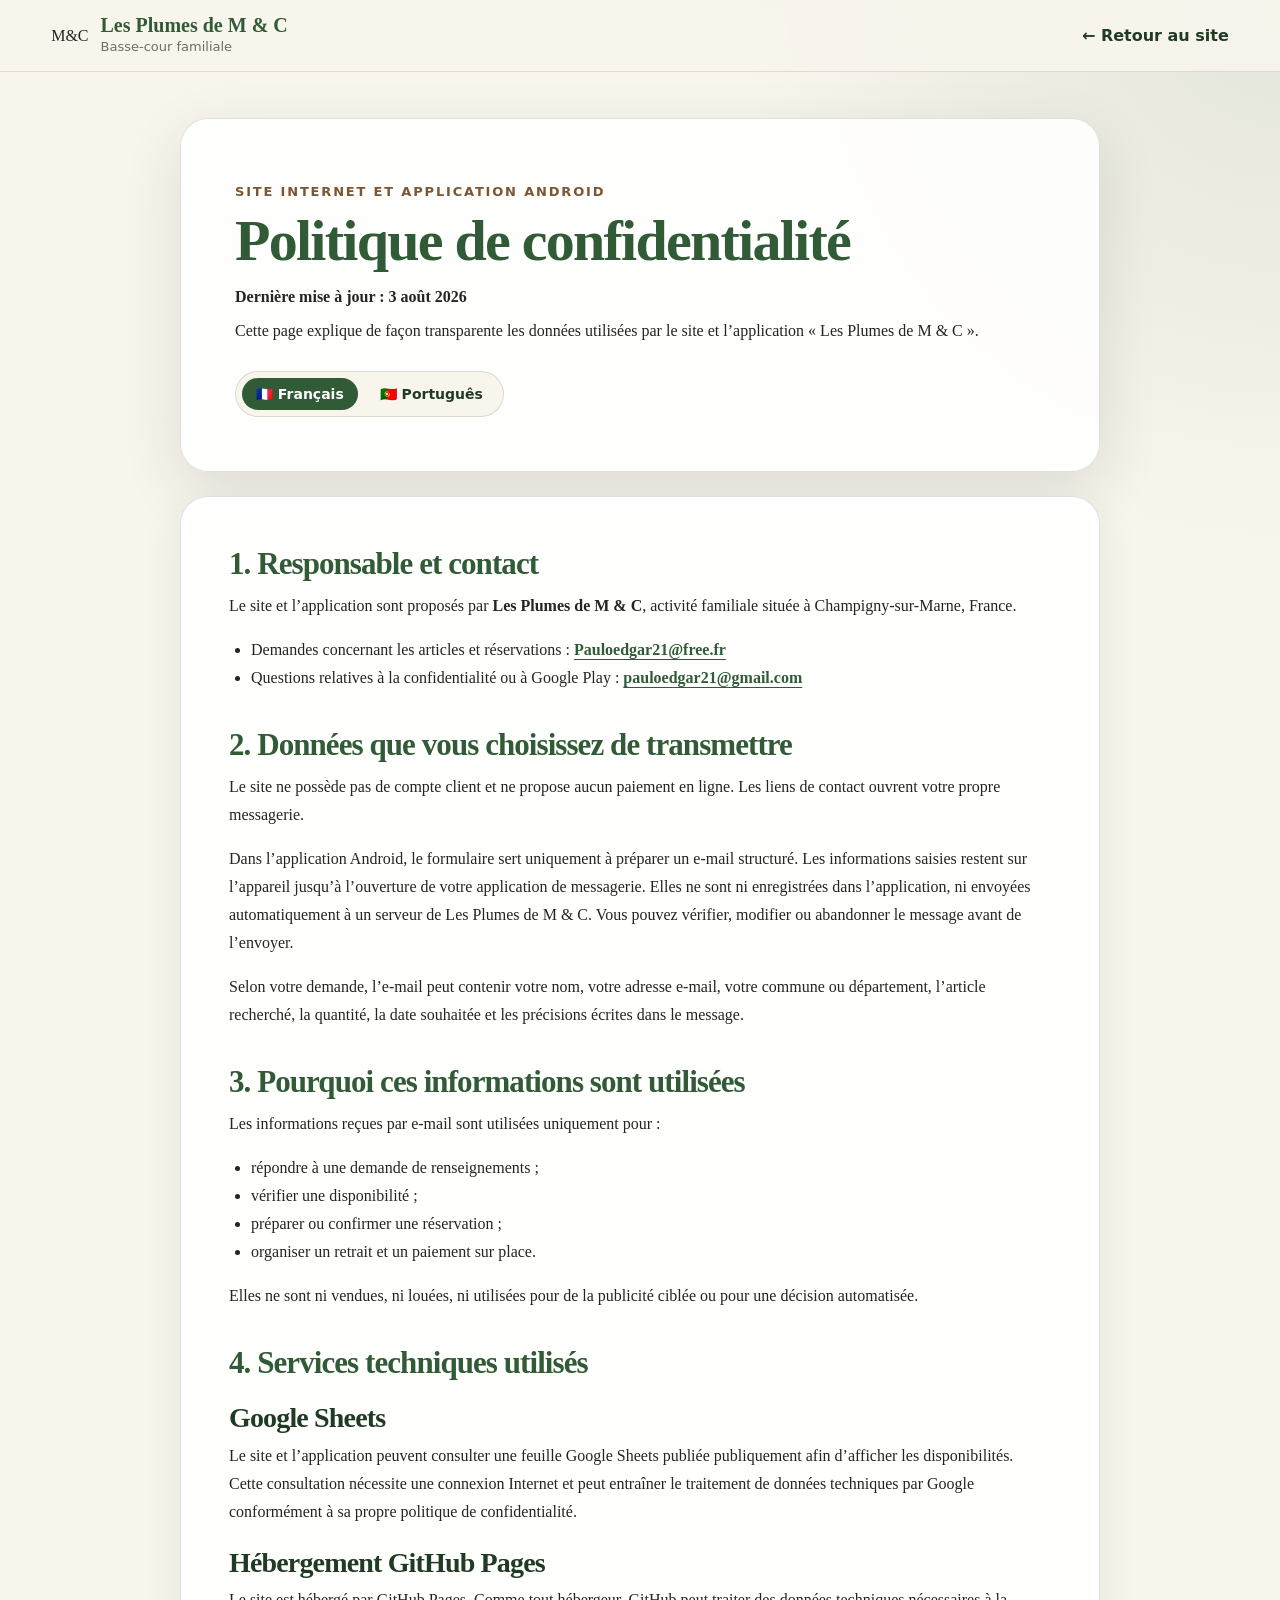
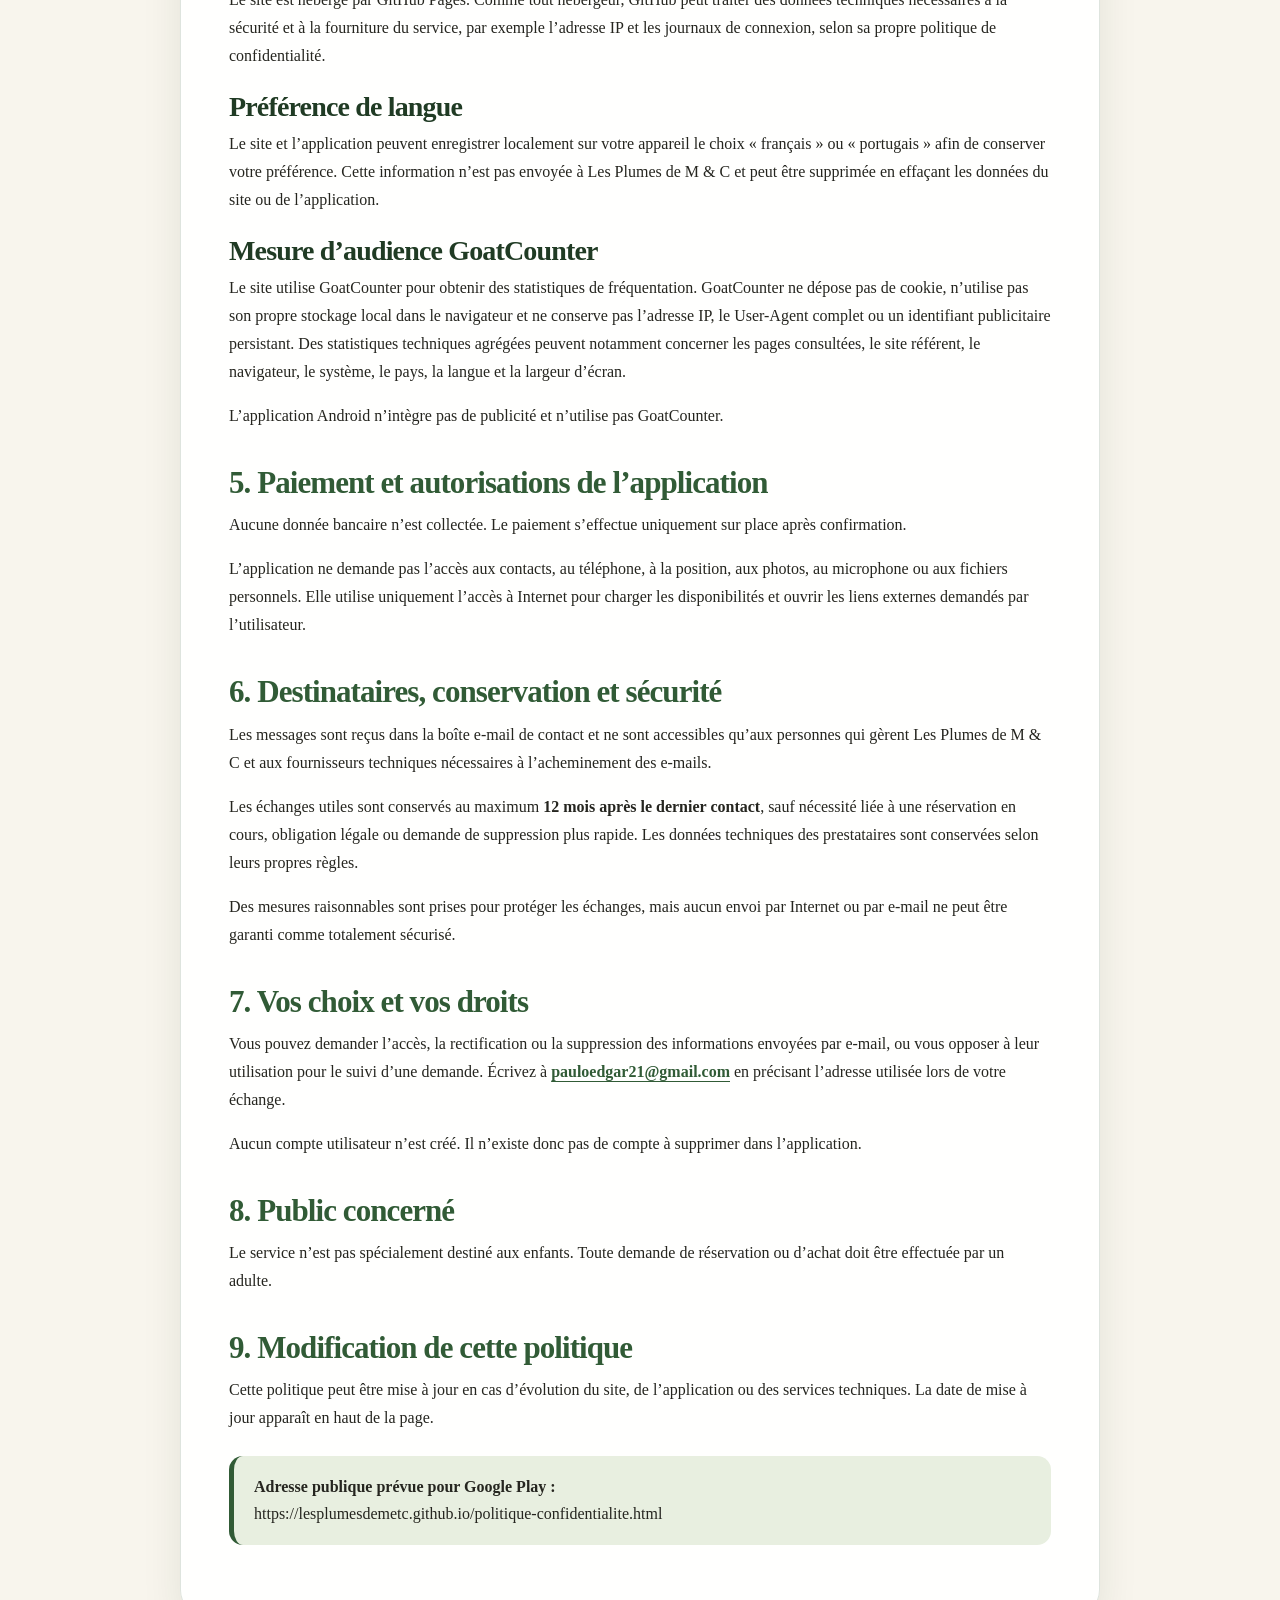
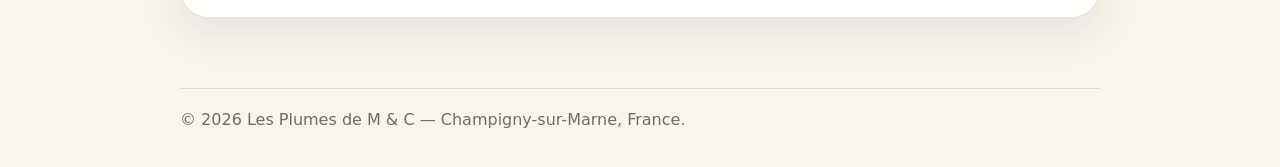
<file: politique-confidentialite.html>
<!doctype html>
<html lang="fr">
<head>
  <meta charset="utf-8">
  <meta name="viewport" content="width=device-width, initial-scale=1">
  <meta name="theme-color" content="#315b36">
  <title>Politique de confidentialité | Les Plumes de M & C</title>
  <meta name="description" content="Politique de confidentialité du site et de l’application Android Les Plumes de M & C.">
  <link rel="canonical" href="https://lesplumesdemetc.github.io/politique-confidentialite.html">
  <link rel="icon" href="assets/icons/favicon.png">
  <link rel="stylesheet" href="style.css">
</head>
<body class="privacy-body">
  <header class="site-header privacy-header">
    <a class="brand" href="index.html" aria-label="Retour au site Les Plumes de M & C">
      <span class="brand-mark">M&amp;C</span>
      <span>
        <strong>Les Plumes de M &amp; C</strong>
        <em>Basse-cour familiale</em>
      </span>
    </a>
    <a class="privacy-back-link" href="index.html">← Retour au site</a>
  </header>

  <main class="privacy-main">
    <section class="privacy-hero">
      <p class="eyebrow">Site internet et application Android</p>
      <h1>Politique de confidentialité</h1>
      <p><strong>Dernière mise à jour : 3 août 2026</strong></p>
      <p>Cette page explique de façon transparente les données utilisées par le site et l’application « Les Plumes de M &amp; C ».</p>
      <div class="privacy-language-switcher" aria-label="Choix de la langue">
        <button type="button" class="active" data-privacy-lang="fr" aria-pressed="true">🇫🇷 Français</button>
        <button type="button" data-privacy-lang="pt" aria-pressed="false">🇵🇹 Português</button>
      </div>
    </section>

    <article class="privacy-content privacy-section" data-privacy-section="fr">
      <h2>1. Responsable et contact</h2>
      <p>Le site et l’application sont proposés par <strong>Les Plumes de M &amp; C</strong>, activité familiale située à Champigny-sur-Marne, France.</p>
      <ul>
        <li>Demandes concernant les articles et réservations : <a href="mailto:Pauloedgar21@free.fr">Pauloedgar21@free.fr</a></li>
        <li>Questions relatives à la confidentialité ou à Google Play : <a href="mailto:pauloedgar21@gmail.com">pauloedgar21@gmail.com</a></li>
      </ul>

      <h2>2. Données que vous choisissez de transmettre</h2>
      <p>Le site ne possède pas de compte client et ne propose aucun paiement en ligne. Les liens de contact ouvrent votre propre messagerie.</p>
      <p>Dans l’application Android, le formulaire sert uniquement à préparer un e-mail structuré. Les informations saisies restent sur l’appareil jusqu’à l’ouverture de votre application de messagerie. Elles ne sont ni enregistrées dans l’application, ni envoyées automatiquement à un serveur de Les Plumes de M &amp; C. Vous pouvez vérifier, modifier ou abandonner le message avant de l’envoyer.</p>
      <p>Selon votre demande, l’e-mail peut contenir votre nom, votre adresse e-mail, votre commune ou département, l’article recherché, la quantité, la date souhaitée et les précisions écrites dans le message.</p>

      <h2>3. Pourquoi ces informations sont utilisées</h2>
      <p>Les informations reçues par e-mail sont utilisées uniquement pour :</p>
      <ul>
        <li>répondre à une demande de renseignements ;</li>
        <li>vérifier une disponibilité ;</li>
        <li>préparer ou confirmer une réservation ;</li>
        <li>organiser un retrait et un paiement sur place.</li>
      </ul>
      <p>Elles ne sont ni vendues, ni louées, ni utilisées pour de la publicité ciblée ou pour une décision automatisée.</p>

      <h2>4. Services techniques utilisés</h2>
      <h3>Google Sheets</h3>
      <p>Le site et l’application peuvent consulter une feuille Google Sheets publiée publiquement afin d’afficher les disponibilités. Cette consultation nécessite une connexion Internet et peut entraîner le traitement de données techniques par Google conformément à sa propre politique de confidentialité.</p>

      <h3>Hébergement GitHub Pages</h3>
      <p>Le site est hébergé par GitHub Pages. Comme tout hébergeur, GitHub peut traiter des données techniques nécessaires à la sécurité et à la fourniture du service, par exemple l’adresse IP et les journaux de connexion, selon sa propre politique de confidentialité.</p>

      <h3>Préférence de langue</h3>
      <p>Le site et l’application peuvent enregistrer localement sur votre appareil le choix « français » ou « portugais » afin de conserver votre préférence. Cette information n’est pas envoyée à Les Plumes de M &amp; C et peut être supprimée en effaçant les données du site ou de l’application.</p>

      <h3>Mesure d’audience GoatCounter</h3>
      <p>Le site utilise GoatCounter pour obtenir des statistiques de fréquentation. GoatCounter ne dépose pas de cookie, n’utilise pas son propre stockage local dans le navigateur et ne conserve pas l’adresse IP, le User-Agent complet ou un identifiant publicitaire persistant. Des statistiques techniques agrégées peuvent notamment concerner les pages consultées, le site référent, le navigateur, le système, le pays, la langue et la largeur d’écran.</p>
      <p>L’application Android n’intègre pas de publicité et n’utilise pas GoatCounter.</p>

      <h2>5. Paiement et autorisations de l’application</h2>
      <p>Aucune donnée bancaire n’est collectée. Le paiement s’effectue uniquement sur place après confirmation.</p>
      <p>L’application ne demande pas l’accès aux contacts, au téléphone, à la position, aux photos, au microphone ou aux fichiers personnels. Elle utilise uniquement l’accès à Internet pour charger les disponibilités et ouvrir les liens externes demandés par l’utilisateur.</p>

      <h2>6. Destinataires, conservation et sécurité</h2>
      <p>Les messages sont reçus dans la boîte e-mail de contact et ne sont accessibles qu’aux personnes qui gèrent Les Plumes de M &amp; C et aux fournisseurs techniques nécessaires à l’acheminement des e-mails.</p>
      <p>Les échanges utiles sont conservés au maximum <strong>12 mois après le dernier contact</strong>, sauf nécessité liée à une réservation en cours, obligation légale ou demande de suppression plus rapide. Les données techniques des prestataires sont conservées selon leurs propres règles.</p>
      <p>Des mesures raisonnables sont prises pour protéger les échanges, mais aucun envoi par Internet ou par e-mail ne peut être garanti comme totalement sécurisé.</p>

      <h2>7. Vos choix et vos droits</h2>
      <p>Vous pouvez demander l’accès, la rectification ou la suppression des informations envoyées par e-mail, ou vous opposer à leur utilisation pour le suivi d’une demande. Écrivez à <a href="mailto:pauloedgar21@gmail.com?subject=Demande%20relative%20aux%20donn%C3%A9es%20personnelles">pauloedgar21@gmail.com</a> en précisant l’adresse utilisée lors de votre échange.</p>
      <p>Aucun compte utilisateur n’est créé. Il n’existe donc pas de compte à supprimer dans l’application.</p>

      <h2>8. Public concerné</h2>
      <p>Le service n’est pas spécialement destiné aux enfants. Toute demande de réservation ou d’achat doit être effectuée par un adulte.</p>

      <h2>9. Modification de cette politique</h2>
      <p>Cette politique peut être mise à jour en cas d’évolution du site, de l’application ou des services techniques. La date de mise à jour apparaît en haut de la page.</p>

      <div class="privacy-callout">
        <strong>Adresse publique prévue pour Google Play :</strong><br>
        https://lesplumesdemetc.github.io/politique-confidentialite.html
      </div>
    </article>

    <article class="privacy-content privacy-section" data-privacy-section="pt" lang="pt" hidden>
      <h2>1. Responsável e contactos</h2>
      <p>O site e a aplicação são disponibilizados por <strong>Les Plumes de M &amp; C</strong>, uma atividade familiar situada em Champigny-sur-Marne, França.</p>
      <ul>
        <li>Pedidos sobre artigos e reservas: <a href="mailto:Pauloedgar21@free.fr">Pauloedgar21@free.fr</a></li>
        <li>Questões de privacidade ou Google Play: <a href="mailto:pauloedgar21@gmail.com">pauloedgar21@gmail.com</a></li>
      </ul>

      <h2>2. Dados que decide transmitir</h2>
      <p>O site não cria contas de cliente e não permite pagamentos online. Os links de contacto abrem a sua própria aplicação de e-mail.</p>
      <p>Na aplicação Android, o formulário serve apenas para preparar um e-mail estruturado. Os dados introduzidos permanecem no dispositivo até à abertura da sua aplicação de e-mail. Não são guardados na aplicação nem enviados automaticamente para um servidor de Les Plumes de M &amp; C. Pode rever, alterar ou cancelar a mensagem antes de a enviar.</p>
      <p>Conforme o pedido, o e-mail pode conter o seu nome, endereço de e-mail, localidade ou departamento, artigo pretendido, quantidade, data desejada e as informações escritas na mensagem.</p>

      <h2>3. Utilização das informações</h2>
      <p>As informações recebidas por e-mail são utilizadas apenas para responder, verificar disponibilidades, preparar ou confirmar uma reserva e organizar a recolha e o pagamento no local.</p>
      <p>Não são vendidas, alugadas, utilizadas para publicidade direcionada ou para decisões automatizadas.</p>

      <h2>4. Serviços técnicos utilizados</h2>
      <h3>Google Sheets</h3>
      <p>O site e a aplicação podem consultar uma folha Google Sheets publicada para apresentar as disponibilidades. Esta consulta exige Internet e pode envolver o tratamento de dados técnicos pela Google segundo a sua própria política de privacidade.</p>

      <h3>GitHub Pages</h3>
      <p>O site está alojado no GitHub Pages. O GitHub pode tratar dados técnicos necessários ao funcionamento e à segurança do serviço, como o endereço IP e registos de ligação, segundo a sua própria política.</p>

      <h3>Preferência de idioma</h3>
      <p>O site e a aplicação podem guardar localmente no seu dispositivo a escolha « francês » ou « português » para conservar a preferência. Esta informação não é enviada para Les Plumes de M &amp; C e pode ser eliminada apagando os dados do site ou da aplicação.</p>

      <h3>Estatísticas GoatCounter</h3>
      <p>O site utiliza GoatCounter para estatísticas de visitas. GoatCounter não coloca cookies, não utiliza o seu próprio armazenamento local no navegador e não conserva o endereço IP, o User-Agent completo ou um identificador publicitário persistente. As estatísticas técnicas agregadas podem incluir páginas consultadas, referência, navegador, sistema, país, idioma e largura do ecrã.</p>
      <p>A aplicação Android não contém publicidade e não utiliza GoatCounter.</p>

      <h2>5. Pagamento e permissões</h2>
      <p>Não são recolhidos dados bancários. O pagamento é efetuado apenas no local após confirmação.</p>
      <p>A aplicação não pede acesso aos contactos, telefone, localização, fotografias, microfone ou ficheiros pessoais. Utiliza Internet apenas para carregar disponibilidades e abrir ligações solicitadas pelo utilizador.</p>

      <h2>6. Destinatários, conservação e segurança</h2>
      <p>As mensagens são recebidas na caixa de e-mail de contacto e apenas ficam acessíveis às pessoas que gerem Les Plumes de M &amp; C e aos prestadores técnicos necessários ao envio dos e-mails.</p>
      <p>As trocas úteis são conservadas no máximo durante <strong>12 meses após o último contacto</strong>, salvo reserva em curso, obrigação legal ou pedido de eliminação mais rápido. Os prestadores conservam dados técnicos segundo as suas próprias regras.</p>
      <p>São tomadas medidas razoáveis de proteção, mas nenhuma transmissão pela Internet ou por e-mail pode ser garantida como totalmente segura.</p>

      <h2>7. Os seus direitos</h2>
      <p>Pode pedir acesso, correção ou eliminação das informações enviadas por e-mail, ou opor-se à sua utilização para acompanhar um pedido. Escreva para <a href="mailto:pauloedgar21@gmail.com?subject=Pedido%20sobre%20dados%20pessoais">pauloedgar21@gmail.com</a>, indicando o endereço utilizado no contacto.</p>
      <p>Não é criada qualquer conta de utilizador, pelo que não existe uma conta a eliminar na aplicação.</p>

      <h2>8. Público</h2>
      <p>O serviço não é especialmente destinado a crianças. Qualquer reserva ou compra deve ser feita por um adulto.</p>

      <h2>9. Alterações</h2>
      <p>Esta política pode ser atualizada quando o site, a aplicação ou os serviços técnicos forem alterados. A data da atualização encontra-se no início da página.</p>

      <div class="privacy-callout">
        <strong>Endereço público previsto para o Google Play:</strong><br>
        https://lesplumesdemetc.github.io/politique-confidentialite.html
      </div>
    </article>
  </main>

  <footer class="privacy-footer">
    © <span id="privacy-year"></span> Les Plumes de M &amp; C — Champigny-sur-Marne, France.
  </footer>

  <script>
    (() => {
      const buttons = document.querySelectorAll('[data-privacy-lang]');
      const sections = document.querySelectorAll('[data-privacy-section]');
      const stored = localStorage.getItem('les-plumes-lang');
      const initial = stored === 'pt' ? 'pt' : 'fr';

      function showLanguage(lang) {
        document.documentElement.lang = lang;
        sections.forEach((section) => {
          section.hidden = section.dataset.privacySection !== lang;
        });
        buttons.forEach((button) => {
          const active = button.dataset.privacyLang === lang;
          button.classList.toggle('active', active);
          button.setAttribute('aria-pressed', String(active));
        });
      }

      buttons.forEach((button) => {
        button.addEventListener('click', () => {
          const lang = button.dataset.privacyLang;
          localStorage.setItem('les-plumes-lang', lang);
          showLanguage(lang);
        });
      });

      const year = document.querySelector('#privacy-year');
      if (year) year.textContent = new Date().getFullYear();
      showLanguage(initial);
    })();
  </script>
</body>
</html>
</file>
<file: style.css>
/* Les Plumes de M & C — version finale bilingue */
:root {
  --green: #315b36;
  --green-dark: #203b24;
  --green-soft: #e8efe0;
  --green-fade: rgba(49, 91, 54, 0.08);
  --cream: #f8f5ed;
  --cream-2: #efe8d9;
  --brown: #7c5532;
  --text: #25251f;
  --muted: #706d62;
  --white: #ffffff;
  --border: rgba(49, 91, 54, 0.16);
  --shadow: 0 20px 60px rgba(27, 42, 25, 0.12);
  --radius: 28px;
  --max: 1160px;
}
* { box-sizing: border-box; }
html { scroll-behavior: smooth; }
body {
  margin: 0;
  font-family: ui-serif, Georgia, "Times New Roman", serif;
  color: var(--text);
  background: var(--cream);
  line-height: 1.65;
  cursor: url("assets/icons/chick-cursor.png") 8 8, auto;
}
img { display: block; max-width: 100%; }
a, button, .gallery img, .race-card img, .eggs-photo img, .stamp-card img {
  cursor: url("assets/icons/chick-cursor.png") 8 8, pointer;
}
a { color: inherit; }
.skip-link {
  position: absolute; left: -999px; top: 12px; z-index: 999;
  padding: 10px 14px; background: var(--green); color: var(--white); border-radius: 999px;
}
.skip-link:focus { left: 12px; }
.site-header {
  position: sticky; top: 0; z-index: 30;
  display: flex; align-items: center; justify-content: space-between; gap: 20px;
  padding: 14px clamp(18px, 4vw, 54px);
  background: rgba(248, 245, 237, 0.92);
  border-bottom: 1px solid var(--border);
  backdrop-filter: blur(14px);
}
.brand { display: inline-flex; align-items: center; gap: 12px; min-width: 0; text-decoration: none; }
.brand-logo {
  width: 50px; height: 50px; flex: 0 0 50px; object-fit: contain; border-radius: 50%;
  filter: drop-shadow(0 2px 5px rgba(22, 55, 31, 0.14));
}
.brand strong, .brand em { display: block; }
.brand strong { color: var(--green); font-size: 20px; line-height: 1.1; }
.brand em {
  color: var(--muted); font-size: 13px; font-style: normal;
  font-family: ui-sans-serif, system-ui, sans-serif;
}
.header-tools { display: flex; align-items: center; gap: 14px; }
.site-nav {
  display: flex; align-items: center; gap: 8px;
  font-family: ui-sans-serif, system-ui, sans-serif;
}
.site-nav a {
  padding: 9px 12px; border-radius: 999px; color: var(--green-dark);
  text-decoration: none; font-size: 14px; font-weight: 700;
}
.site-nav a:hover { background: var(--green-soft); }
.language-switcher {
  display: inline-flex; align-items: center; gap: 8px; padding: 6px;
  border: 1px solid var(--border); border-radius: 999px; background: rgba(255,255,255,0.7);
}
.lang-btn {
  border: 0; background: transparent; color: var(--green-dark);
  padding: 8px 12px; border-radius: 999px; font: 700 14px/1 ui-sans-serif, system-ui, sans-serif;
}
.lang-btn.active { background: var(--green); color: var(--white); }
.nav-toggle {
  display: none; border: 1px solid var(--border); border-radius: 999px;
  background: var(--white); color: var(--green-dark); padding: 9px 14px; font-weight: 800;
}
.hero {
  position: relative; min-height: calc(100vh - 77px); display: grid; place-items: center;
  overflow: hidden; color: var(--white);
}
.hero-bg, .hero-overlay { position: absolute; inset: 0; }
.hero-bg {
  background-image: url("assets/img/hero-poulailler.jpg");
  background-size: cover; background-position: center; transform: scale(1.02);
}
.hero-overlay {
  background: linear-gradient(90deg, rgba(23, 43, 24, 0.86), rgba(23, 43, 24, 0.58) 48%, rgba(23, 43, 24, 0.20)),
              linear-gradient(0deg, rgba(20, 32, 18, 0.25), rgba(20, 32, 18, 0.25));
}
.hero-content { position: relative; z-index: 1; width: min(var(--max), calc(100% - 40px)); padding: 78px 0; }
.eyebrow {
  margin: 0 0 10px; color: var(--brown);
  font-family: ui-sans-serif, system-ui, sans-serif; font-size: 13px; font-weight: 900;
  letter-spacing: 0.14em; text-transform: uppercase;
}
.hero .eyebrow { color: #f2d3a6; }
h1, h2, h3, p { margin-top: 0; }
h1, h2, h3 { line-height: 1.08; letter-spacing: -0.03em; }
h1 {
  max-width: 760px; margin-bottom: 22px; font-size: clamp(36px, 5.5vw, 68px);
}
h1 span { display: block; }
h2 { margin-bottom: 18px; color: var(--green); font-size: clamp(30px, 4.4vw, 54px); }
h3 { color: var(--green-dark); font-size: 28px; }
.lead {
  max-width: 650px; margin-bottom: 30px; color: rgba(255, 255, 255, 0.92); font-size: clamp(18px, 2.6vw, 25px);
}
.button {
  display: inline-flex; align-items: center; justify-content: center; min-height: 48px;
  padding: 13px 22px; border-radius: 999px; background: var(--white); color: var(--green-dark);
  text-decoration: none; font-family: ui-sans-serif, system-ui, sans-serif; font-weight: 900;
  box-shadow: 0 12px 35px rgba(0, 0, 0, 0.12);
}
.button:hover { transform: translateY(-1px); }
.button-light {
  background: rgba(255, 255, 255, 0.14); color: var(--white);
  border: 1px solid rgba(255, 255, 255, 0.35); box-shadow: none;
}
.hero-actions { display: flex; flex-wrap: wrap; gap: 12px; }
.section { width: min(var(--max), calc(100% - 40px)); margin: 0 auto; padding: 92px 0; }
.section-heading { max-width: 760px; margin-bottom: 30px; }
.section-heading.centered { margin-left: auto; margin-right: auto; text-align: center; }
.races-heading h2 { margin-bottom: 8px; font-size: clamp(34px, 5vw, 60px); }
.story-grid, .contact-section, .split-section {
  display: grid; grid-template-columns: minmax(0, 1.3fr) minmax(280px, 0.8fr); gap: 34px; align-items: center;
}
.story-text, .stamp-card, .race-card, .table-card, .advice-grid article, .contact-card {
  border: 1px solid var(--border); border-radius: var(--radius); background: rgba(255, 255, 255, 0.75); box-shadow: var(--shadow);
}
.story-text { padding: 42px; font-size: clamp(18px, 2vw, 21px); }
.trust-row {
  display: flex; flex-wrap: wrap; gap: 10px; margin-top: 28px;
  font-family: ui-sans-serif, system-ui, sans-serif;
}
.trust-row span {
  display: inline-flex; align-items: center; padding: 10px 14px; border-radius: 999px;
  background: var(--green-soft); color: var(--green-dark); font-weight: 800;
}
.stamp-card { padding: 24px; }
.stamp-card img {
  width: 100%; max-width: 360px; margin: 0 auto 16px; border-radius: 24px; background: #fff;
}
.stamp-card figcaption { color: var(--muted); text-align: center; }
.race-grid { display: grid; grid-template-columns: repeat(3, minmax(0, 1fr)); gap: 26px; }
.race-card { overflow: hidden; }
.race-card img { width: 100%; height: 330px; object-fit: cover; }
.race-content { padding: 28px; }
.race-label {
  margin-bottom: 10px; color: var(--brown); font-family: ui-sans-serif, system-ui, sans-serif;
  text-transform: uppercase; letter-spacing: 0.12em; font-size: 13px; font-weight: 900;
}
.race-card p:not(.race-label) { font-size: 20px; }
.race-card.featured { background: linear-gradient(135deg, #18361e, var(--green)); color: var(--white); }
.race-card.featured h3, .race-card.featured .race-label { color: #fff; }
.race-card.featured p:not(.race-label) { color: rgba(255,255,255,0.95); }
.split-text p, .split-text li { font-size: clamp(18px, 2vw, 21px); }
.clean-list { padding-left: 18px; }
.note { color: var(--muted); }
.eggs-photo-layout {
  display: grid; grid-template-columns: 1fr 1fr; gap: 16px; align-items: stretch;
}
.eggs-photo {
  margin: 0; overflow: hidden; border-radius: 24px; border: 1px solid var(--border); background: #fff; box-shadow: var(--shadow);
}
.eggs-photo img { width: 100%; height: 100%; object-fit: cover; }
.eggs-photo.large { min-height: 360px; }
.eggs-photo.small { grid-column: 1 / -1; max-width: 240px; justify-self: center; }
.eggs-photo.small img { height: 260px; }
.eggs-photo figcaption {
  padding: 12px 14px; font-family: ui-sans-serif, system-ui, sans-serif; font-weight: 700; color: var(--green-dark);
}
.availability-meta {
  display: flex; flex-wrap: wrap; justify-content: space-between; gap: 16px; align-items: center; margin-bottom: 18px;
}
.availability-meta span, .availability-meta a { font-family: ui-sans-serif, system-ui, sans-serif; }
.availability-meta a { color: var(--green); font-weight: 800; }
.table-card { overflow: hidden; }
table { width: 100%; border-collapse: collapse; }
thead { background: var(--green); color: var(--white); }
th, td { padding: 18px 20px; text-align: left; border-bottom: 1px solid rgba(49, 91, 54, 0.12); }
tr:last-child td { border-bottom: 0; }
.status {
  display: inline-flex; align-items: center; padding: 8px 14px; border-radius: 999px;
  font-family: ui-sans-serif, system-ui, sans-serif; font-size: 14px; font-weight: 900;
}
.status.disponible { background: #dcebd1; color: #204b20; }
.status.confirmer { background: #ece5da; color: #674b2a; }
.status.indisponible { background: #efdfdf; color: #7c2e2e; }
.gallery { display: grid; grid-template-columns: repeat(3, minmax(0, 1fr)); gap: 18px; }
.gallery figure {
  margin: 0; overflow: hidden; border-radius: 24px; border: 1px solid var(--border); background: #fff; box-shadow: var(--shadow);
}
.gallery figure.wide { grid-column: span 2; }
.gallery img { width: 100%; height: 300px; object-fit: cover; }
.gallery figure.show-full img { height: 360px; object-fit: contain; object-position: center; background: #f7f2e9; }
.gallery figcaption {
  padding: 12px 14px; font-family: ui-sans-serif, system-ui, sans-serif; font-weight: 700; color: var(--green-dark);
}
.advice-section { padding-top: 70px; }
.advice-grid { display: grid; grid-template-columns: repeat(3, minmax(0, 1fr)); gap: 20px; }
.advice-grid article { padding: 28px; }
.advice-grid p { margin-bottom: 0; }
.contact-section {
  width: min(var(--max), calc(100% - 40px)); margin: 0 auto; padding: 92px 0;
  color: var(--white);
}
.contact-section > div:first-child {
  padding: 10px 0;
}
.contact-section {
  background: linear-gradient(135deg, #16341c, #224d29); border-radius: var(--radius); padding-inline: 34px;
}
.contact-card { padding: 34px; background: rgba(255,255,255,0.95); color: var(--text); }
.contact-card p { font-size: 18px; }
.playground {
  position: relative; overflow: hidden; width: min(var(--max), calc(100% - 40px)); margin: 0 auto 10px; height: 120px;
}
.playground-inner {
  position: absolute; inset: 0; border-top: 2px dashed rgba(124,85,50,0.24);
}
.decor-egg, .play-chick { position: absolute; display: block; }
.decor-egg {
  width: 22px; height: 30px; border-radius: 50% 50% 46% 46% / 58% 58% 42% 42%;
  background: radial-gradient(circle at 35% 25%, #fff5de, #ecd2a5 60%, #d0a96e 100%);
  box-shadow: 0 8px 14px rgba(0,0,0,0.12);
}
.egg-a { left: 18%; bottom: 18px; }
.egg-b { right: 20%; bottom: 14px; }
.play-chick {
  width: 30px; height: 30px; border-radius: 50%; background: #ffd95a;
  box-shadow: inset -4px -6px 0 rgba(237, 181, 0, 0.35), 0 6px 10px rgba(0,0,0,0.12);
  bottom: 20px; animation: hop 5s ease-in-out infinite;
}
.play-chick::before, .play-chick::after { content: ""; position: absolute; }
.play-chick::before {
  width: 14px; height: 12px; border-radius: 50%; background: #ffe77d; left: 8px; top: -6px;
  box-shadow: inset -2px -3px 0 rgba(237,181,0,0.3);
}
.play-chick::after {
  width: 7px; height: 7px; background: #f3a23a; clip-path: polygon(0 50%, 100% 0, 100% 100%); right: 1px; top: 7px;
}
.play-chick.c1 { left: 8%; animation-delay: 0s; }
.play-chick.c2 { left: 28%; animation-delay: 1s; }
.play-chick.c3 { left: 44%; animation-delay: 0.5s; }
.play-chick.c4 { left: 63%; animation-delay: 1.8s; }
.play-chick.c5 { left: 79%; animation-delay: 0.9s; }
@keyframes hop {
  0%, 100% { transform: translateY(0) translateX(0) scale(1); }
  15% { transform: translateY(-12px) translateX(10px) scale(1.03); }
  30% { transform: translateY(0) translateX(20px) scale(1); }
  45% { transform: translateY(-8px) translateX(10px) scale(1.02); }
  60% { transform: translateY(0) translateX(0) scale(1); }
  75% { transform: translateY(-10px) translateX(-8px) scale(1.03); }
}
.lightbox {
  position: fixed; inset: 0; display: none; place-items: center; padding: 24px;
  background: rgba(17, 28, 18, 0.84); z-index: 60;
}
.lightbox.is-open { display: grid; }
.lightbox-image {
  max-width: min(92vw, 1200px); max-height: 78vh; border-radius: 20px; box-shadow: 0 20px 60px rgba(0,0,0,0.35);
}
.lightbox-caption { color: #fff; text-align: center; margin: 14px 0 0; max-width: 760px; }
.lightbox-close {
  position: absolute; top: 18px; right: 22px; border: 0; background: rgba(255,255,255,0.14); color: #fff;
  width: 48px; height: 48px; border-radius: 50%; font-size: 30px;
}
.site-footer {
  display: flex; justify-content: space-between; gap: 20px; align-items: center;
  width: min(var(--max), calc(100% - 40px)); margin: 0 auto 32px; padding-top: 18px;
  border-top: 1px solid var(--border);
  font-family: ui-sans-serif, system-ui, sans-serif; color: var(--muted);
}
@media (max-width: 980px) {
  .header-tools { gap: 10px; }
  .site-nav {
    position: absolute; top: calc(100% + 10px); right: 20px; left: 20px; display: none; flex-direction: column;
    align-items: stretch; padding: 14px; background: rgba(248,245,237,0.98); border: 1px solid var(--border);
    border-radius: 22px; box-shadow: var(--shadow);
  }
  .site-nav.is-open { display: flex; }
  .nav-toggle { display: inline-flex; }
  .site-header { align-items: flex-start; }
  .header-tools { flex-wrap: wrap; justify-content: flex-end; }
  .story-grid, .contact-section, .split-section, .race-grid, .advice-grid { grid-template-columns: 1fr; }
  .gallery { grid-template-columns: 1fr 1fr; }
  .gallery figure.wide { grid-column: auto; }
  .eggs-photo-layout { grid-template-columns: 1fr; }
  .eggs-photo.large { min-height: 340px; }
}
@media (max-width: 700px) {
  .site-header { flex-direction: column; align-items: stretch; }
  .brand { justify-content: center; }
  .header-tools { justify-content: center; }
  .site-footer { flex-direction: column; align-items: flex-start; }
  .story-text, .stamp-card, .contact-card, .race-content, .advice-grid article { padding: 22px; }
  .section, .contact-section { padding-top: 72px; padding-bottom: 72px; }
  .gallery { grid-template-columns: 1fr; }
  .gallery img { height: 260px; }
  .playground { height: 90px; }
  .play-chick { width: 24px; height: 24px; }
  .contact-section { padding-inline: 22px; }
}


.story .section-heading h2 { margin-bottom: 10px; }
.story .section-heading .eyebrow { margin-bottom: 8px; }
.gallery-heading .gallery-kicker { font-size: clamp(18px, 2.2vw, 24px); margin-bottom: 6px; }
.gallery-heading .gallery-title { font-size: clamp(26px, 4vw, 44px); }
.eggs-photo img { object-position: center center; }
.eggs-photo.large img { height: 100%; object-fit: cover; }
.eggs-photo.large figcaption { text-align: center; }
.eggs-photo.small img { object-fit: cover; object-position: center; }
.payment-block { margin-bottom: 0; }
.payment-emphasis { display: inline-block; margin-top: 8px; }
.hatchery { padding-top: 28px; padding-bottom: 82px; }
.hatchery-row {
  display: flex; justify-content: center; align-items: end; gap: 22px; flex-wrap: wrap;
  min-height: 132px; border-top: 2px dashed rgba(124,85,50,0.22); padding-top: 26px;
}
.hatching-egg {
  position: relative; width: 74px; height: 92px; display: inline-block;
  background: linear-gradient(180deg, #fffaf1 0%, #f0dec0 68%, #dec098 100%);
  border-radius: 50% 50% 45% 45% / 58% 58% 42% 42%;
  box-shadow: inset 0 -6px 10px rgba(181,138,87,0.22), 0 10px 20px rgba(0,0,0,0.08);
  animation: eggWobble 5.4s ease-in-out infinite;
}
.hatching-egg::before,
.hatching-egg::after {
  content: ""; position: absolute; left: 50%; transform: translateX(-50%);
}
.hatching-egg::before {
  top: 38px; width: 56px; height: 18px;
  background: linear-gradient(180deg, rgba(132,98,63,0.22), rgba(132,98,63,0.05));
  clip-path: polygon(0 56%, 10% 24%, 22% 56%, 34% 16%, 47% 60%, 58% 18%, 70% 58%, 82% 20%, 100% 56%, 100% 100%, 0 100%);
}
.hatching-egg::after {
  bottom: -6px; width: 66px; height: 38px;
  background: linear-gradient(180deg, #f1dfc1, #d9bc93);
  clip-path: polygon(0 62%, 9% 40%, 19% 60%, 30% 34%, 44% 64%, 57% 34%, 69% 60%, 82% 39%, 100% 62%, 100% 100%, 0 100%);
  border-radius: 0 0 30px 30px;
}
.chick-head {
  position: absolute; left: 50%; top: 22px; width: 34px; height: 28px; transform: translateX(-50%);
  background: #ffd95a; border-radius: 50%; box-shadow: inset -4px -5px 0 rgba(237,181,0,0.25);
  animation: chickPeek 5.4s ease-in-out infinite;
}
.chick-head::before {
  content: ""; position: absolute; right: -6px; top: 10px; width: 10px; height: 10px;
  background: #f3a23a; clip-path: polygon(0 50%, 100% 0, 100% 100%);
}
.chick-head::after {
  content: ""; position: absolute; right: 8px; top: 8px; width: 4px; height: 4px; border-radius: 50%; background: #24331f;
}
.egg-one { animation-delay: 0s; } .egg-one .chick-head { animation-delay: 0s; }
.egg-two { animation-delay: .8s; } .egg-two .chick-head { animation-delay: .8s; }
.egg-three { animation-delay: 1.5s; } .egg-three .chick-head { animation-delay: 1.5s; }
.egg-four { animation-delay: 2.2s; } .egg-four .chick-head { animation-delay: 2.2s; }
.egg-five { animation-delay: 3s; } .egg-five .chick-head { animation-delay: 3s; }
@keyframes eggWobble {
  0%, 100% { transform: rotate(0deg) translateY(0); }
  10% { transform: rotate(-4deg) translateY(0); }
  20% { transform: rotate(4deg) translateY(-1px); }
  30% { transform: rotate(-3deg) translateY(0); }
  40% { transform: rotate(3deg) translateY(-1px); }
  55%, 90% { transform: rotate(0deg) translateY(0); }
}
@keyframes chickPeek {
  0%, 12%, 100% { transform: translateX(-50%) translateY(10px); opacity: .78; }
  20%, 38% { transform: translateX(-50%) translateY(-2px); opacity: 1; }
  46%, 90% { transform: translateX(-50%) translateY(6px); opacity: .9; }
}
@media (max-width: 980px) {
  .site-header { align-items: center; }
  .header-tools { width: 100%; justify-content: space-between; }
  .language-switcher { order: 1; }
  .nav-toggle { order: 2; }
  .site-nav { order: 3; }
}
@media (max-width: 700px) {
  .gallery-heading .gallery-kicker { font-size: 16px; }
  .gallery-heading .gallery-title { font-size: clamp(24px, 8vw, 36px); }
  .eggs-photo.small { max-width: 100%; }
  .eggs-photo.small img { height: 230px; }
  .hatching-egg { width: 58px; height: 74px; }
  .chick-head { width: 28px; height: 22px; }
}

@media (max-width: 1050px) and (min-width: 761px) {
  .race-grid { grid-template-columns: repeat(2, minmax(0, 1fr)); }
  .race-grid .race-card:last-child { grid-column: 1 / -1; max-width: 620px; justify-self: center; }
}


/* Ajustements d’affichage des photos — août 2026 */
.eggs-photo.large {
  min-height: 0;
  display: flex;
  flex-direction: column;
}
.eggs-photo.large img {
  display: block;
  width: 100%;
  height: 360px;
  object-fit: contain;
  object-position: center;
  background: #f7f2e9;
}
.eggs-photo figcaption {
  text-align: center;
}
.gallery figure,
.gallery figure.wide {
  grid-column: auto;
}
.gallery img,
.gallery figure.show-full img {
  display: block;
  width: 100%;
  height: 300px;
  object-fit: cover;
  object-position: center;
  background: #f7f2e9;
}
.gallery figcaption {
  text-align: center;
}
@media (max-width: 720px) {
  .eggs-photo.large img { height: 300px; }
}


/* Ordre final et miniatures uniformes — août 2026 */
.eggs-photo-layout {
  grid-template-columns: repeat(3, minmax(0, 1fr));
  align-items: stretch;
}
.eggs-photo.large {
  height: 390px;
}
.eggs-photo.large img {
  height: 320px;
  flex: 0 0 320px;
  object-fit: cover;
  object-position: center;
  background: #f7f2e9;
}
.eggs-photo.large figcaption {
  min-height: 69px;
  display: flex;
  align-items: center;
  justify-content: center;
  text-align: center;
}
.eggs-photo-young {
  grid-column: 2;
}
@media (max-width: 1050px) {
  .eggs-photo-layout { grid-template-columns: repeat(2, minmax(0, 1fr)); }
  .eggs-photo-young { grid-column: auto; }
}
@media (max-width: 720px) {
  .eggs-photo-layout { grid-template-columns: 1fr; }
  .eggs-photo.large { height: auto; }
  .eggs-photo.large img { height: 280px; flex-basis: 280px; }
}

/* Section œufs fécondés : 2 x 2, photos complètes et miniatures uniformes */
.eggs-photo-layout {
  grid-template-columns: repeat(2, minmax(0, 1fr));
  gap: 18px;
}
.eggs-photo.large,
.eggs-photo-young {
  grid-column: auto;
  height: 410px;
}
.eggs-photo.large img,
.eggs-photo-young img {
  display: block;
  width: 100%;
  height: 330px;
  flex: 0 0 330px;
  object-fit: contain;
  object-position: center;
  background: #f7f2e9;
}
.eggs-photo.large figcaption,
.eggs-photo-young figcaption {
  min-height: 79px;
  display: flex;
  align-items: center;
  justify-content: center;
  text-align: center;
}
@media (max-width: 720px) {
  .eggs-photo-layout { grid-template-columns: 1fr; }
  .eggs-photo.large,
  .eggs-photo-young { height: auto; }
  .eggs-photo.large img,
  .eggs-photo-young img { height: 280px; flex-basis: 280px; }
}


/* Finitions photos : miniatures uniformes et sujets entièrement visibles */
.eggs-photo.large,
.eggs-photo-young {
  height: auto;
}
.eggs-photo.large img,
.eggs-photo-young img {
  width: 100%;
  height: auto;
  aspect-ratio: 4 / 3;
  flex: none;
  object-fit: cover;
  object-position: center;
  background: #f7f2e9;
}
.eggs-photo.large figcaption,
.eggs-photo-young figcaption {
  min-height: 68px;
}
.race-card.featured img {
  object-fit: cover;
  object-position: center;
}
@media (max-width: 720px) {
  .eggs-photo.large img,
  .eggs-photo-young img {
    height: auto;
    flex-basis: auto;
  }
}

/* Version finale photos validées — conservation stricte des proportions */
.race-card img,
.eggs-photo img,
.gallery img {
  filter: none !important;
  transform: none;
}
.race-card img,
.eggs-photo.large img,
.eggs-photo-young img {
  object-fit: cover;
  object-position: center;
}
.gallery img,
.gallery figure.show-full img {
  object-fit: cover;
  object-position: center;
}


/* Liens légaux du pied de page */
.footer-links {
  display: flex;
  align-items: center;
  justify-content: flex-end;
  gap: 16px;
  flex-wrap: wrap;
}
.footer-links a {
  color: var(--green-dark);
  font-weight: 750;
  text-underline-offset: 4px;
}
.footer-links a:hover { color: var(--green); }

/* Politique de confidentialité publique */
.privacy-body {
  min-height: 100vh;
  background:
    radial-gradient(circle at top right, rgba(49, 91, 54, 0.10), transparent 34rem),
    var(--cream);
}
.privacy-header {
  position: static;
}
.privacy-main {
  width: min(920px, calc(100% - 36px));
  margin: 46px auto 70px;
}
.privacy-hero {
  padding: clamp(28px, 6vw, 54px);
  border: 1px solid var(--border);
  border-radius: var(--radius);
  background: rgba(255, 255, 255, 0.86);
  box-shadow: var(--shadow);
}
.privacy-hero h1 {
  margin: 6px 0 12px;
  color: var(--green);
  font-size: clamp(34px, 6vw, 58px);
  line-height: 1.05;
}
.privacy-hero p { margin: 8px 0; }
.privacy-language-switcher {
  display: inline-flex;
  gap: 8px;
  margin-top: 18px;
  padding: 6px;
  border: 1px solid var(--border);
  border-radius: 999px;
  background: var(--cream);
}
.privacy-language-switcher button {
  border: 0;
  border-radius: 999px;
  padding: 9px 14px;
  color: var(--green-dark);
  background: transparent;
  font: 800 14px/1 ui-sans-serif, system-ui, sans-serif;
}
.privacy-language-switcher button.active {
  color: var(--white);
  background: var(--green);
}
.privacy-content {
  margin-top: 24px;
  padding: clamp(26px, 5vw, 48px);
  border: 1px solid var(--border);
  border-radius: var(--radius);
  background: rgba(255, 255, 255, 0.94);
  box-shadow: 0 14px 42px rgba(27, 42, 25, 0.09);
}
.privacy-content h2 {
  margin: 34px 0 10px;
  color: var(--green);
  font-size: clamp(23px, 3vw, 31px);
  line-height: 1.2;
}
.privacy-content h2:first-child { margin-top: 0; }
.privacy-content h3 {
  margin: 22px 0 8px;
  color: var(--green-dark);
}
.privacy-content p,
.privacy-content li { line-height: 1.75; }
.privacy-content ul { padding-left: 22px; }
.privacy-content a {
  color: var(--green);
  font-weight: 800;
  text-underline-offset: 4px;
  overflow-wrap: anywhere;
}
.privacy-callout {
  margin: 24px 0;
  padding: 18px 20px;
  border-left: 5px solid var(--green);
  border-radius: 14px;
  background: var(--green-soft);
}
.privacy-back-link {
  display: inline-flex;
  align-items: center;
  gap: 8px;
  color: var(--green-dark);
  font-family: ui-sans-serif, system-ui, sans-serif;
  font-weight: 850;
  text-decoration: none;
}
.privacy-back-link:hover { text-decoration: underline; }
.privacy-section[hidden] { display: none !important; }
.privacy-footer {
  width: min(920px, calc(100% - 36px));
  margin: 0 auto 34px;
  padding-top: 18px;
  border-top: 1px solid var(--border);
  color: var(--muted);
  font-family: ui-sans-serif, system-ui, sans-serif;
}

@media (max-width: 700px) {
  .footer-links { justify-content: flex-start; }
  .privacy-main { margin-top: 26px; }
  .privacy-hero,
  .privacy-content { border-radius: 20px; }
}

/* Boutique à venir — section bilingue intégrée à la page principale */
#boutique { scroll-margin-top: 94px; }
.shop-panel {
  display: grid;
  grid-template-columns: minmax(0, 1.5fr) minmax(230px, .8fr);
  align-items: center;
  gap: clamp(24px, 4vw, 58px);
  padding: clamp(26px, 5vw, 65px);
  border: 1px solid var(--border);
  border-radius: var(--radius);
  background: linear-gradient(130deg, #fffdf8, #f0eadb);
  box-shadow: var(--shadow);
}
.shop-status {
  display: inline-block;
  margin: 2px 0 22px;
  border: 1px solid rgba(49,91,54,.28);
  border-radius: 999px;
  padding: 7px 14px;
  color: var(--green);
  background: var(--green-soft);
  font: 800 12px/1.3 ui-sans-serif, system-ui, sans-serif;
  letter-spacing: .03em;
}
.shop-intro h2 { font-size: clamp(32px, 4.5vw, 51px); }
.shop-intro p { max-width: 670px; }
.shop-lead { font-size: clamp(18px, 2.3vw, 22px); color: var(--green-dark); font-weight: 600; }
.shop-footnote { margin-bottom: 0; color: var(--muted); font-size: 15px; }
.shop-illustration { display: flex; flex-direction: column; align-items: center; justify-content: center; }
.shop-illustration svg { width: 100%; max-width: 315px; height: auto; }
.shop-illustration p { margin: 8px 0 0; color: var(--brown); text-align: center; font: 700 13px/1.4 ui-sans-serif, system-ui, sans-serif; }
@media (max-width: 760px) {
  #boutique { scroll-margin-top: 78px; }
  .shop-panel { grid-template-columns: minmax(0, 1fr); }
  .shop-illustration svg { max-width: 230px; }
}


/* Application Android — annonce bilingue */
#application { scroll-margin-top: 120px; }
.app-announcement { padding: 28px 20px 8px; }
.app-announcement-card { width: min(var(--max), 100%); margin: auto; display: grid; grid-template-columns: 100px minmax(0, 1fr) auto; align-items: center; gap: 24px; padding: clamp(20px, 3vw, 34px); background: var(--green-soft); border: 1px solid var(--border); border-radius: var(--radius); box-shadow: var(--shadow); }
.app-brand-icon { width: 100px; height: 100px; object-fit: contain; border-radius: 20px; }
.app-announcement-copy h2 { color: var(--green-dark); font-size: clamp(24px, 3vw, 34px); line-height: 1.2; margin: 5px 0 10px; }
.app-announcement-copy p { margin: 5px 0; }
.app-note { color: var(--muted); font-size: .9rem; }
/* Badge Google Play fourni par Google, sans modification graphique. */
.app-install-actions { display: grid; justify-items: center; gap: 12px; width: min(100%, 230px); }
.app-download { display: block; width: fit-content; max-width: 100%; text-decoration: none; }
.app-play-badge { width: 210px; max-width: 100%; height: auto; }
.app-download:focus-visible { outline: 3px solid var(--brown); outline-offset: 4px; }
.app-qr-panel { display: grid; justify-items: center; gap: 6px; text-align: center; }
.app-qr-image { width: 142px; height: auto; background: #fff; border-radius: 0; }
.app-qr-panel p { max-width: 210px; margin: 0; color: var(--green-dark); font: 600 .82rem/1.4 system-ui, sans-serif; }
.site-nav .app-nav-link { background: var(--green-soft); color: var(--green-dark); }
@media (min-width: 981px) and (max-width: 1250px) {
  .site-nav { gap: 2px; flex-wrap: wrap; justify-content: flex-end; }
  .site-nav a { padding: 7px 8px; }
  .brand { flex-shrink: 0; }
}
@media (max-width: 760px) {
  .app-announcement-card { grid-template-columns: 1fr; text-align: center; gap: 14px; justify-items: center; }
  .app-install-actions { width: min(100%, 230px); }
  #application { scroll-margin-top: 150px; }
}
</file>
